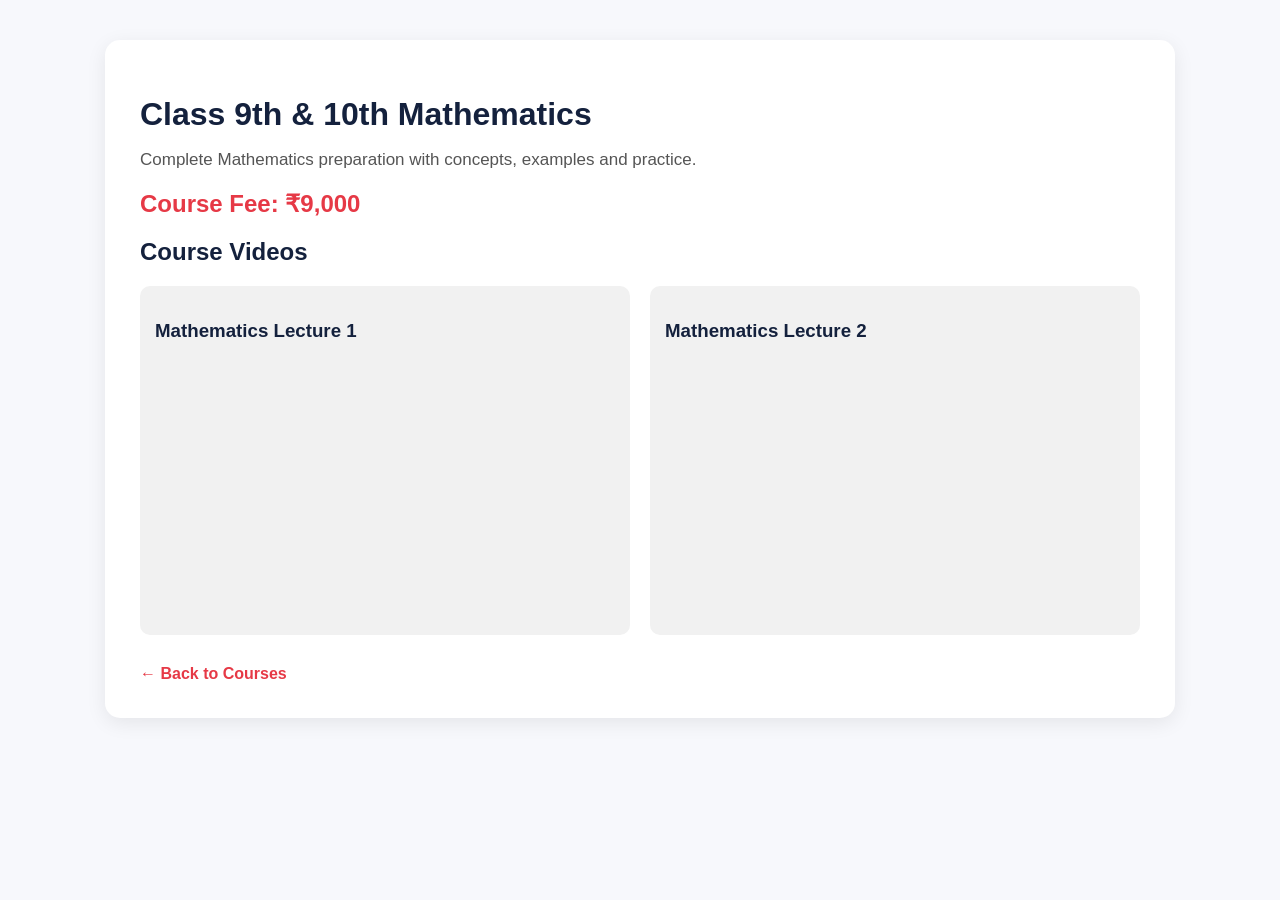
<file: class9-10.html>
<!DOCTYPE html>
<html lang="en">

<head>
    <meta charset="UTF-8">
    <meta name="viewport" content="width=device-width, initial-scale=1.0">

    <title>Class 9th & 10th Mathematics</title>
    <link rel="manifest" href="./manifest.json">

    <style>
        body {
            font-family: Arial, sans-serif;
            margin: 0;
            padding: 40px;
            background: #f7f8fc;
            color: #14213d;
        }

        .course-page {
            max-width: 1000px;
            margin: auto;
            background: white;
            padding: 35px;
            border-radius: 15px;
            box-shadow: 0 5px 20px rgba(0,0,0,0.08);
        }

        h1 {
            font-size: 32px;
            margin-bottom: 10px;
        }

        .description {
            color: #555;
            font-size: 17px;
        }

        .price {
            font-size: 24px;
            font-weight: bold;
            color: #e63946;
            margin: 20px 0;
        }

        .videos {
            display: grid;
            grid-template-columns: repeat(2, 1fr);
            gap: 20px;
            margin-top: 20px;
        }

        .video-card {
            background: #f1f1f1;
            padding: 15px;
            border-radius: 10px;
        }

        .video-wrapper {
            position: relative;
            width: 100%;
            aspect-ratio: 16 / 9;
            overflow: hidden;
            border-radius: 8px;
        }

        iframe {
            width: 100%;
            height: 100%;
            border: none;
            border-radius: 8px;
        }

        .back-btn {
            display: inline-block;
            margin-top: 30px;
            text-decoration: none;
            color: #e63946;
            font-weight: bold;
        }

        @media (max-width: 700px) {
            .videos {
                grid-template-columns: 1fr;
            }

            body {
                padding: 15px;
            }
        }
    </style>
    <!-- FJMC Academy Logo / Favicon -->
    <link rel="icon" type="image/png" href="image/favicon">
    <link rel="apple-touch-icon" href="image/favicon">
</head>

<body>

    <div class="course-page">

        <h1>Class 9th & 10th Mathematics</h1>

        <p class="description">
            Complete Mathematics preparation with concepts,
            examples and practice.
        </p>

        <div class="price">
            Course Fee: ₹9,000
        </div>

        <h2>Course Videos</h2>

        <div class="videos">

            <!-- Video 1 -->
            <div class="video-card">
                <h3>Mathematics Lecture 1</h3>

                <div class="video-wrapper">
                    <iframe
                        src="https://www.youtube.com"
                        title="Class 9th & 10th Mathematics Lecture 1"
                        allow="accelerometer; autoplay; clipboard-write; encrypted-media; gyroscope; picture-in-picture"
                        allowfullscreen>
                    </iframe>
                </div>
            </div>


            <!-- Video 2 -->
            <div class="video-card">
                <h3>Mathematics Lecture 2</h3>

                <div class="video-wrapper">
                    <iframe
                        src="https://www.youtube.com"
                        title="Class 9th & 10th Mathematics Lecture 2"
                        allow="accelerometer; autoplay; clipboard-write; encrypted-media; gyroscope; picture-in-picture"
                        allowfullscreen>
                    </iframe>
                </div>
            </div>

        </div>

        <a href="index.html" class="back-btn">
            ← Back to Courses
        </a>

    </div>


<script>
if ("serviceWorker" in navigator) {
  window.addEventListener("load", () => {
    navigator.serviceWorker.register("./service-worker.js", { scope: "./" })
      .catch(error => console.error("FJMC PWA service worker error:", error));
  });
}
</script>

</body>

</html>
</file>
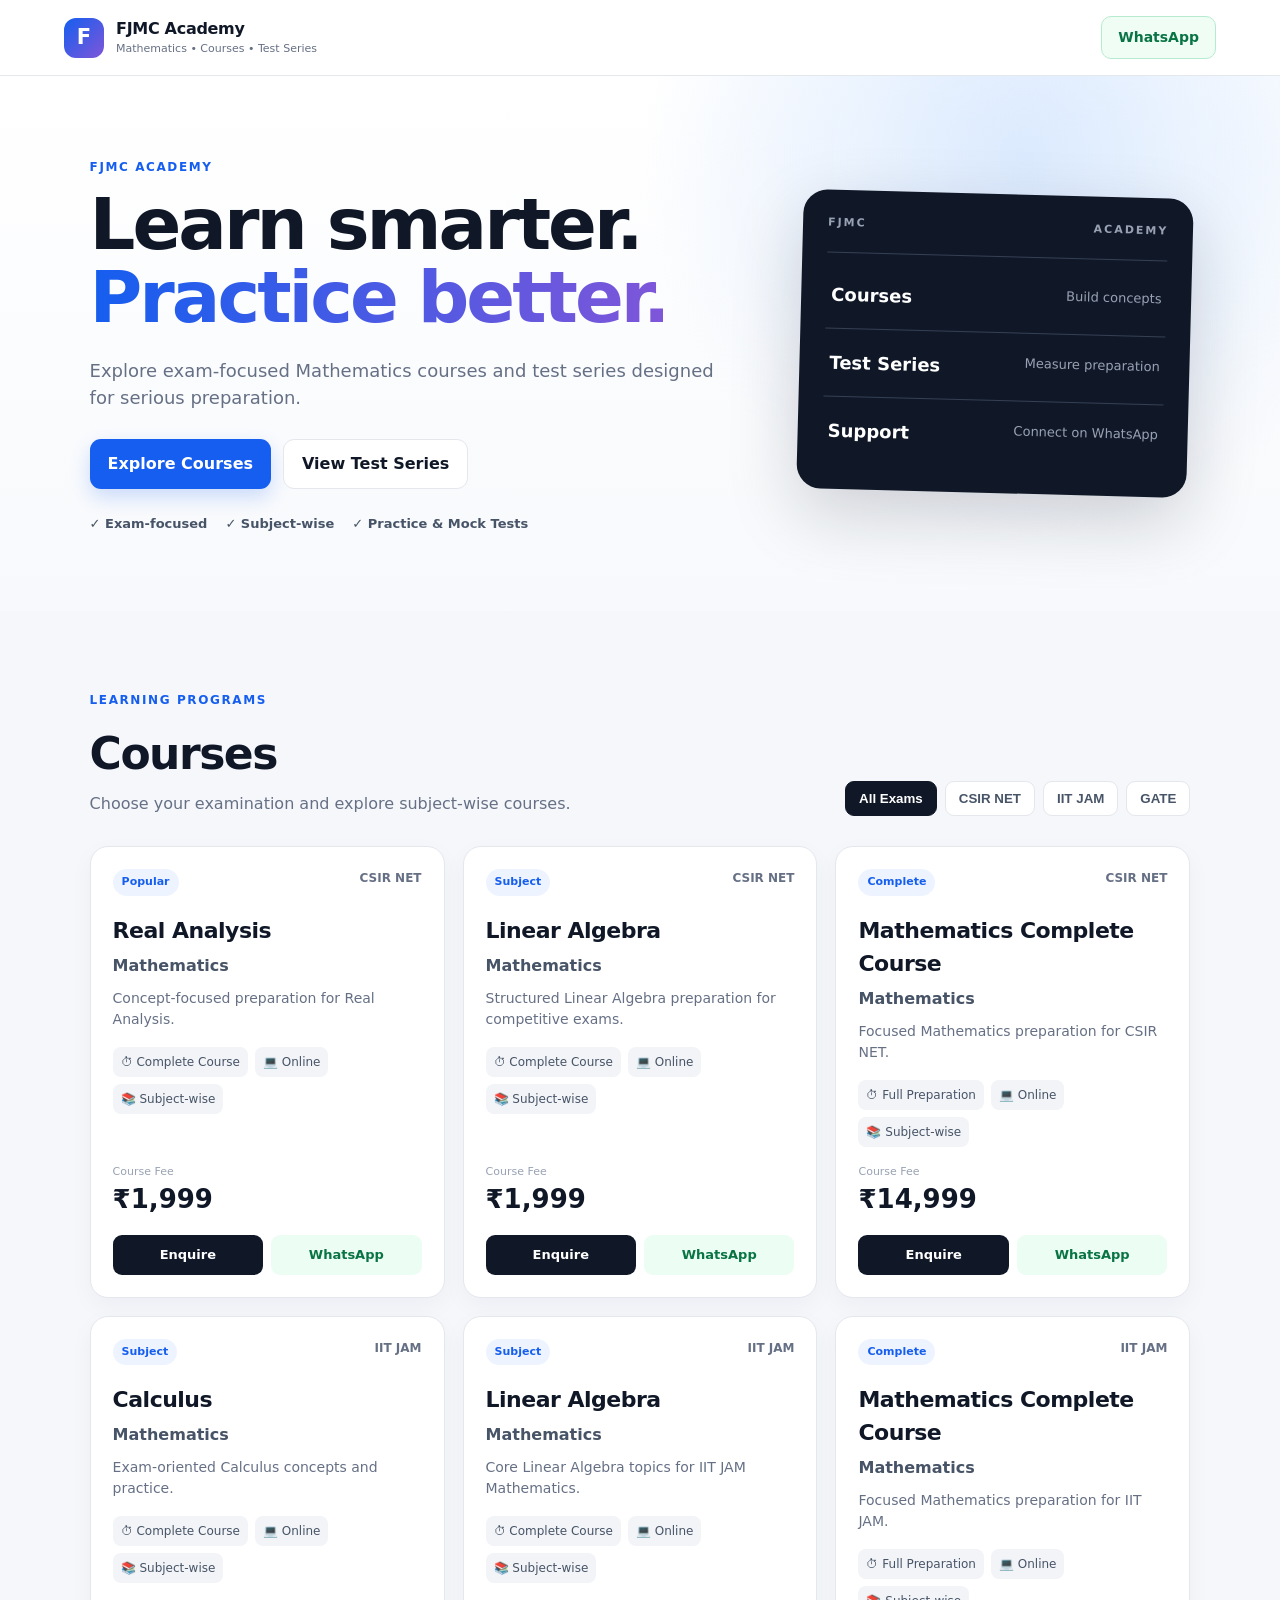
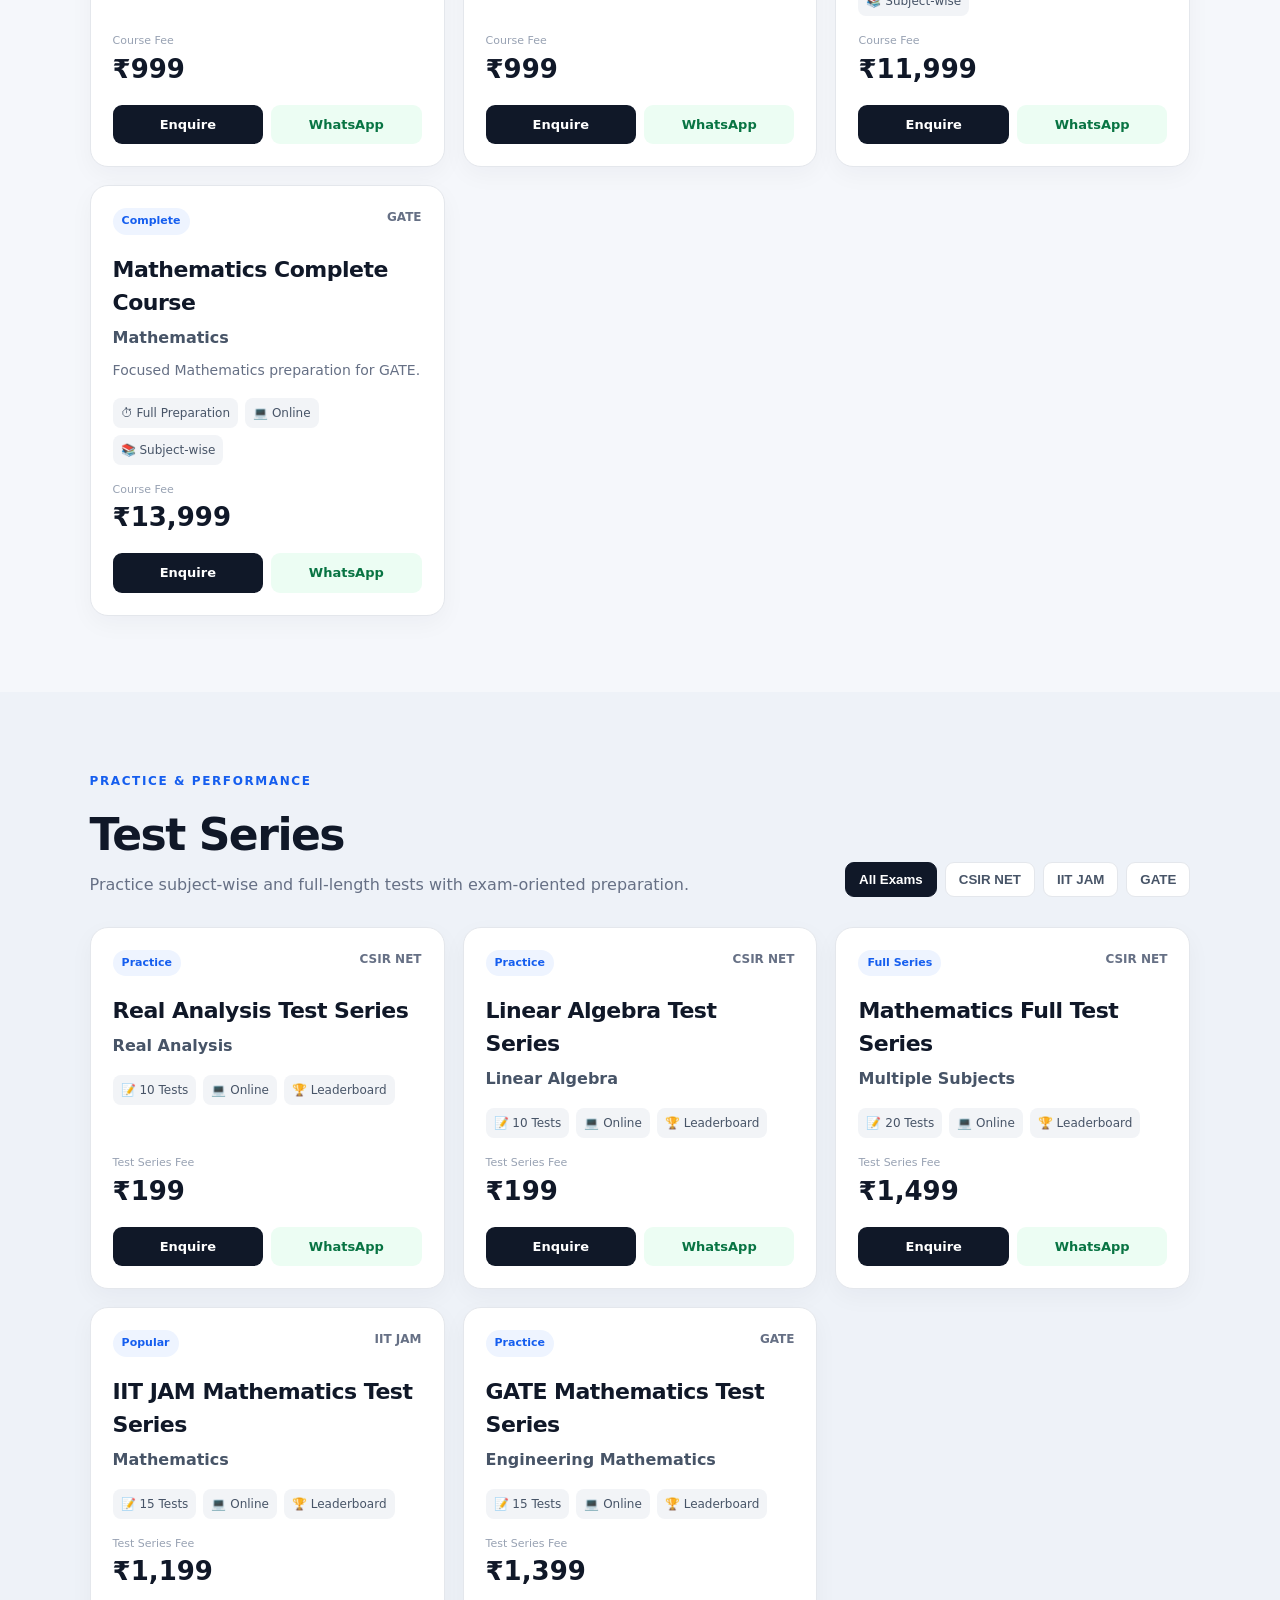
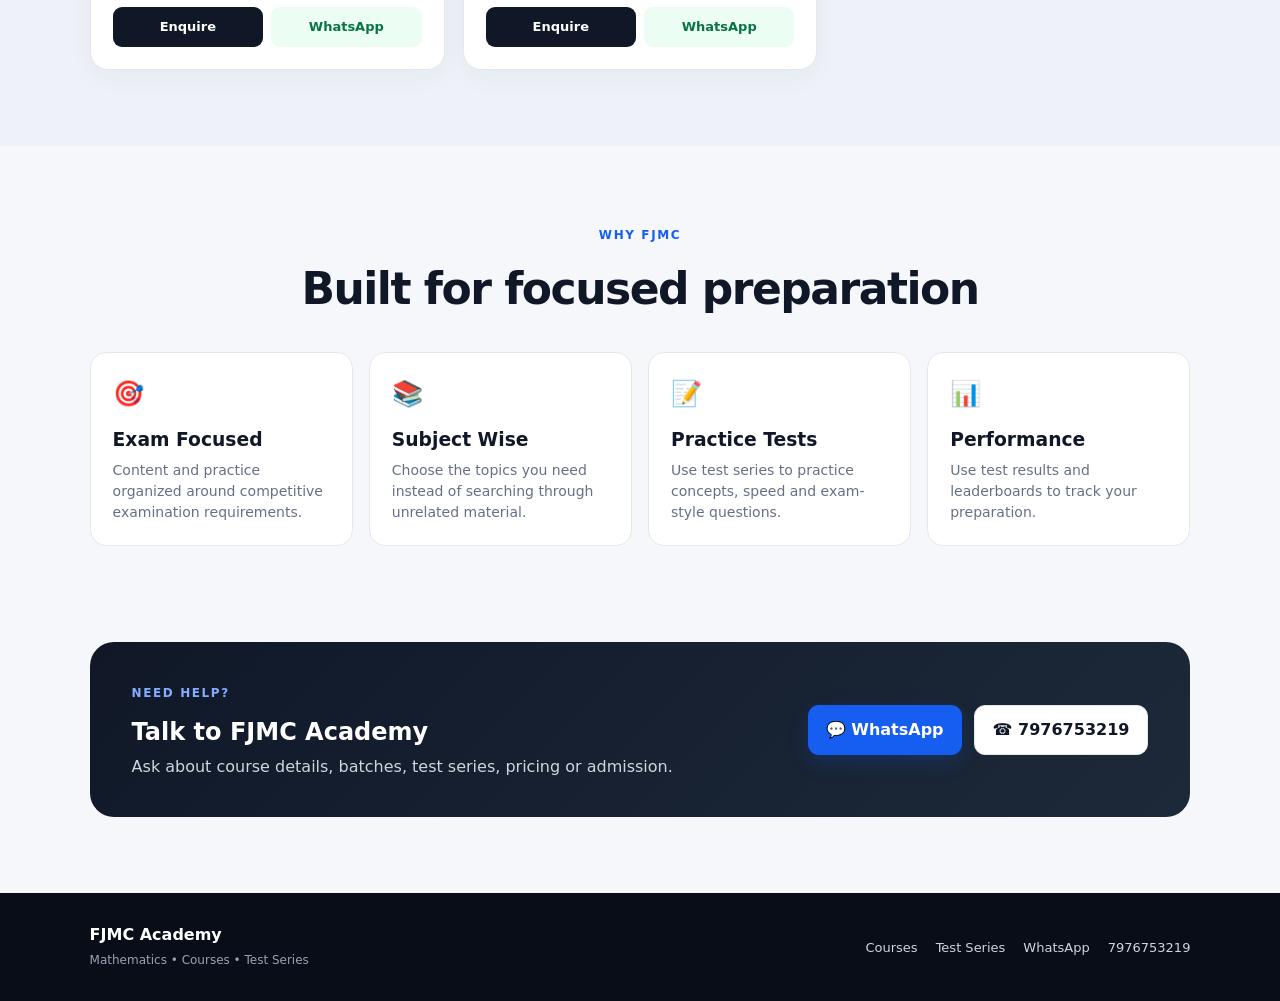
<file: courses-tests.html>
<!DOCTYPE html>
<html lang="en">
<head>
  <meta charset="UTF-8">
  <meta name="viewport" content="width=device-width, initial-scale=1.0">
  <meta name="theme-color" content="#0b1220">
  <title>Courses & Test Series | FJMC Academy</title>
    <link rel="manifest" href="./manifest.json">
  <meta name="description" content="FJMC Academy courses and test series for competitive mathematics examinations.">
  <link rel="stylesheet" href="courses-tests.css">
    <!-- FJMC Academy Logo / Favicon -->
    <link rel="icon" type="image/png" href="image/favicon">
    <link rel="apple-touch-icon" href="image/favicon">
</head>
<body>

<header class="topbar">
  <div class="brand">
    <div class="brand-mark">F</div>
    <div>
      <div class="brand-name">FJMC Academy</div>
      <div class="brand-sub">Mathematics • Courses • Test Series</div>
    </div>
  </div>
  <a class="top-whatsapp" href="https://wa.me/917976753219?text=Hello%20FJMC%20Academy%2C%20I%20want%20information%20about%20your%20courses%20and%20test%20series." target="_blank" rel="noopener">
    WhatsApp
  </a>
</header>

<main>
  <section class="hero">
    <div class="hero-copy">
      <span class="eyebrow">FJMC ACADEMY</span>
      <h1>Learn smarter.<br><span>Practice better.</span></h1>
      <p>Explore exam-focused Mathematics courses and test series designed for serious preparation.</p>
      <div class="hero-actions">
        <a href="#courses" class="primary-btn">Explore Courses</a>
        <a href="#test-series" class="secondary-btn">View Test Series</a>
      </div>
      <div class="trust-row">
        <span>✓ Exam-focused</span>
        <span>✓ Subject-wise</span>
        <span>✓ Practice & Mock Tests</span>
      </div>
    </div>
    <div class="hero-card">
      <div class="hero-card-top">
        <span>FJMC</span>
        <span>ACADEMY</span>
      </div>
      <div class="hero-stat">
        <strong>Courses</strong>
        <span>Build concepts</span>
      </div>
      <div class="hero-stat">
        <strong>Test Series</strong>
        <span>Measure preparation</span>
      </div>
      <div class="hero-stat">
        <strong>Support</strong>
        <span>Connect on WhatsApp</span>
      </div>
    </div>
  </section>

  <section class="section" id="courses">
    <div class="section-heading">
      <div>
        <span class="eyebrow">LEARNING PROGRAMS</span>
        <h2>Courses</h2>
        <p>Choose your examination and explore subject-wise courses.</p>
      </div>
      <div class="filters" id="courseFilters"></div>
    </div>
    <div class="card-grid" id="courseGrid"></div>
  </section>

  <section class="section alt" id="test-series">
    <div class="section-heading">
      <div>
        <span class="eyebrow">PRACTICE & PERFORMANCE</span>
        <h2>Test Series</h2>
        <p>Practice subject-wise and full-length tests with exam-oriented preparation.</p>
      </div>
      <div class="filters" id="testFilters"></div>
    </div>
    <div class="card-grid" id="testGrid"></div>
  </section>

  <section class="features section">
    <div class="section-heading centered">
      <span class="eyebrow">WHY FJMC</span>
      <h2>Built for focused preparation</h2>
    </div>
    <div class="feature-grid">
      <article class="feature-card"><div class="feature-icon">🎯</div><h3>Exam Focused</h3><p>Content and practice organized around competitive examination requirements.</p></article>
      <article class="feature-card"><div class="feature-icon">📚</div><h3>Subject Wise</h3><p>Choose the topics you need instead of searching through unrelated material.</p></article>
      <article class="feature-card"><div class="feature-icon">📝</div><h3>Practice Tests</h3><p>Use test series to practice concepts, speed and exam-style questions.</p></article>
      <article class="feature-card"><div class="feature-icon">📊</div><h3>Performance</h3><p>Use test results and leaderboards to track your preparation.</p></article>
    </div>
  </section>

  <section class="contact section">
    <div class="contact-box">
      <div>
        <span class="eyebrow">NEED HELP?</span>
        <h2>Talk to FJMC Academy</h2>
        <p>Ask about course details, batches, test series, pricing or admission.</p>
      </div>
      <div class="contact-actions">
        <a class="primary-btn" href="https://wa.me/917976753219?text=Hello%20FJMC%20Academy%2C%20I%20want%20information%20about%20your%20courses%20and%20test%20series." target="_blank" rel="noopener">💬 WhatsApp</a>
        <a class="secondary-btn dark" href="tel:+917976753219">☎ 7976753219</a>
      </div>
    </div>
  </section>
</main>

<footer>
  <div>
    <strong>FJMC Academy</strong>
    <span>Mathematics • Courses • Test Series</span>
  </div>
  <div class="footer-links">
    <a href="#courses">Courses</a>
    <a href="#test-series">Test Series</a>
    <a href="https://wa.me/917976753219" target="_blank" rel="noopener">WhatsApp</a>
    <a href="tel:+917976753219">7976753219</a>
  </div>
</footer>

<script src="courses-tests.js"></script>

<script>
if ("serviceWorker" in navigator) {
  window.addEventListener("load", () => {
    navigator.serviceWorker.register("./service-worker.js", { scope: "./" })
      .catch(error => console.error("FJMC PWA service worker error:", error));
  });
}
</script>

</body>
</html>
</file>
<file: courses-tests.css>
*{box-sizing:border-box;margin:0;padding:0}
:root{--bg:#f5f7fb;--card:#fff;--ink:#101828;--muted:#667085;--line:#e4e7ec;--primary:#155eef;--primary2:#0040c1;--dark:#0b1220;--success:#087443}
html{scroll-behavior:smooth}
body{font-family:Inter,ui-sans-serif,system-ui,-apple-system,BlinkMacSystemFont,"Segoe UI",sans-serif;background:var(--bg);color:var(--ink);line-height:1.5}
a{text-decoration:none;color:inherit}
.topbar{height:76px;background:rgba(255,255,255,.94);backdrop-filter:blur(12px);border-bottom:1px solid var(--line);display:flex;align-items:center;justify-content:space-between;padding:0 clamp(18px,5vw,72px);position:sticky;top:0;z-index:20}
.brand{display:flex;align-items:center;gap:12px}.brand-mark{width:40px;height:40px;border-radius:12px;background:linear-gradient(135deg,#155eef,#7f56d9);color:#fff;display:grid;place-items:center;font-weight:800;font-size:21px}.brand-name{font-weight:800;letter-spacing:-.3px}.brand-sub{font-size:11px;color:var(--muted)}
.top-whatsapp{padding:10px 16px;border:1px solid #b7ebd0;color:#087443;background:#effdf5;border-radius:10px;font-weight:700;font-size:14px}
.hero{min-height:530px;padding:78px clamp(20px,7vw,100px);display:grid;grid-template-columns:minmax(0,1.25fr) minmax(280px,.75fr);gap:60px;align-items:center;background:radial-gradient(circle at 80% 15%,#dbeafe 0,transparent 34%),linear-gradient(180deg,#fff 0,#f7f9fc 100%)}
.eyebrow{font-size:12px;font-weight:800;letter-spacing:1.6px;color:var(--primary);display:inline-block;margin-bottom:12px}
.hero h1{font-size:clamp(42px,6vw,72px);line-height:1.02;letter-spacing:-3px;max-width:720px}.hero h1 span{background:linear-gradient(90deg,#155eef,#7f56d9);color:transparent;background-clip:text}
.hero p{font-size:18px;color:var(--muted);max-width:650px;margin:22px 0 28px}
.hero-actions,.contact-actions{display:flex;gap:12px;flex-wrap:wrap}.primary-btn,.secondary-btn{display:inline-flex;align-items:center;justify-content:center;border-radius:11px;padding:12px 18px;font-weight:750;transition:.2s}.primary-btn{background:var(--primary);color:#fff;box-shadow:0 8px 20px rgba(21,94,239,.2)}.primary-btn:hover{background:var(--primary2);transform:translateY(-1px)}.secondary-btn{background:#fff;border:1px solid var(--line)}.secondary-btn:hover{border-color:#98a2b3;transform:translateY(-1px)}.secondary-btn.dark{background:#fff;color:var(--ink)}
.trust-row{display:flex;gap:18px;flex-wrap:wrap;margin-top:25px;color:#475467;font-size:13px;font-weight:650}
.hero-card{background:#101828;color:#fff;border-radius:24px;padding:25px;box-shadow:0 25px 70px rgba(16,24,40,.18);transform:rotate(1.5deg)}.hero-card-top{display:flex;justify-content:space-between;color:#98a2b3;font-size:11px;font-weight:800;letter-spacing:2px;border-bottom:1px solid #344054;padding-bottom:20px;margin-bottom:8px}.hero-stat{padding:20px 5px;border-bottom:1px solid #344054;display:flex;justify-content:space-between;gap:20px}.hero-stat:last-child{border:0}.hero-stat strong{font-size:18px}.hero-stat span{color:#98a2b3;font-size:13px;text-align:right}
.section{padding:76px clamp(20px,7vw,100px)}.alt{background:#eef2f8}.section-heading{display:flex;align-items:end;justify-content:space-between;gap:30px;margin-bottom:30px}.section-heading h2{font-size:clamp(30px,4vw,44px);letter-spacing:-1.5px}.section-heading p{color:var(--muted);margin-top:5px}.centered{text-align:center;display:block}
.filters{display:flex;gap:8px;flex-wrap:wrap;justify-content:flex-end}.filter-btn{border:1px solid var(--line);background:#fff;padding:9px 13px;border-radius:9px;color:#475467;font-weight:700;cursor:pointer}.filter-btn.active{background:#101828;color:#fff;border-color:#101828}
.card-grid{display:grid;grid-template-columns:repeat(3,minmax(0,1fr));gap:18px}.product-card{background:var(--card);border:1px solid var(--line);border-radius:18px;padding:22px;box-shadow:0 8px 25px rgba(16,24,40,.04);display:flex;flex-direction:column;min-height:330px;transition:.2s}.product-card:hover{transform:translateY(-4px);box-shadow:0 18px 38px rgba(16,24,40,.1)}.card-top{display:flex;justify-content:space-between;gap:10px}.badge{font-size:11px;background:#eef4ff;color:#155eef;border-radius:999px;padding:5px 9px;font-weight:800}.exam{font-size:12px;color:#667085;font-weight:700}.product-card h3{font-size:22px;margin:18px 0 7px;letter-spacing:-.5px}.subject{color:#475467;font-weight:650}.meta{display:flex;gap:7px;flex-wrap:wrap;margin:17px 0}.meta span{font-size:12px;background:#f2f4f7;border-radius:8px;padding:6px 8px;color:#475467}.price-row{margin-top:auto;display:flex;justify-content:space-between;align-items:end;gap:12px}.price small{display:block;color:#98a2b3;font-size:11px}.price strong{font-size:26px}.card-actions{display:flex;gap:8px;margin-top:16px}.card-actions a{flex:1;text-align:center;padding:10px;border-radius:9px;font-size:13px;font-weight:750}.view-btn{background:#101828;color:#fff}.wa-btn{background:#ecfdf3;color:#087443}
.feature-grid{display:grid;grid-template-columns:repeat(4,1fr);gap:16px}.feature-card{background:#fff;border:1px solid var(--line);border-radius:16px;padding:22px}.feature-icon{font-size:25px;margin-bottom:14px}.feature-card h3{margin-bottom:6px}.feature-card p{color:var(--muted);font-size:14px}
.contact{padding-top:20px}.contact-box{background:linear-gradient(135deg,#101828,#1d2939);color:#fff;border-radius:24px;padding:38px 42px;display:flex;align-items:center;justify-content:space-between;gap:30px}.contact-box .eyebrow{color:#84adff}.contact-box p{color:#d0d5dd;margin-top:5px}.contact-box .secondary-btn{color:#101828}
footer{background:#080d18;color:#fff;padding:30px clamp(20px,7vw,100px);display:flex;justify-content:space-between;gap:20px;align-items:center}footer strong{display:block}footer span{color:#98a2b3;font-size:12px}.footer-links{display:flex;gap:18px;flex-wrap:wrap;color:#d0d5dd;font-size:13px}.footer-links a:hover{color:#fff}
.empty{grid-column:1/-1;padding:40px;text-align:center;color:var(--muted);background:#fff;border:1px dashed #cfd5df;border-radius:16px}
@media(max-width:900px){.hero{grid-template-columns:1fr;padding-top:55px}.hero-card{max-width:500px}.card-grid{grid-template-columns:repeat(2,minmax(0,1fr))}.feature-grid{grid-template-columns:repeat(2,1fr)}.section-heading{align-items:flex-start;flex-direction:column}.filters{justify-content:flex-start}}
@media(max-width:600px){.topbar{height:68px}.brand-sub{display:none}.top-whatsapp{padding:8px 11px;font-size:12px}.hero{padding:52px 18px;gap:35px}.hero h1{font-size:48px;letter-spacing:-2px}.hero p{font-size:16px}.trust-row{gap:9px;flex-direction:column}.section{padding:55px 18px}.card-grid,.feature-grid{grid-template-columns:1fr}.contact-box{padding:28px 22px;flex-direction:column;align-items:flex-start}footer{flex-direction:column;align-items:flex-start}.footer-links{gap:12px}.product-card{min-height:300px}}
</file>
